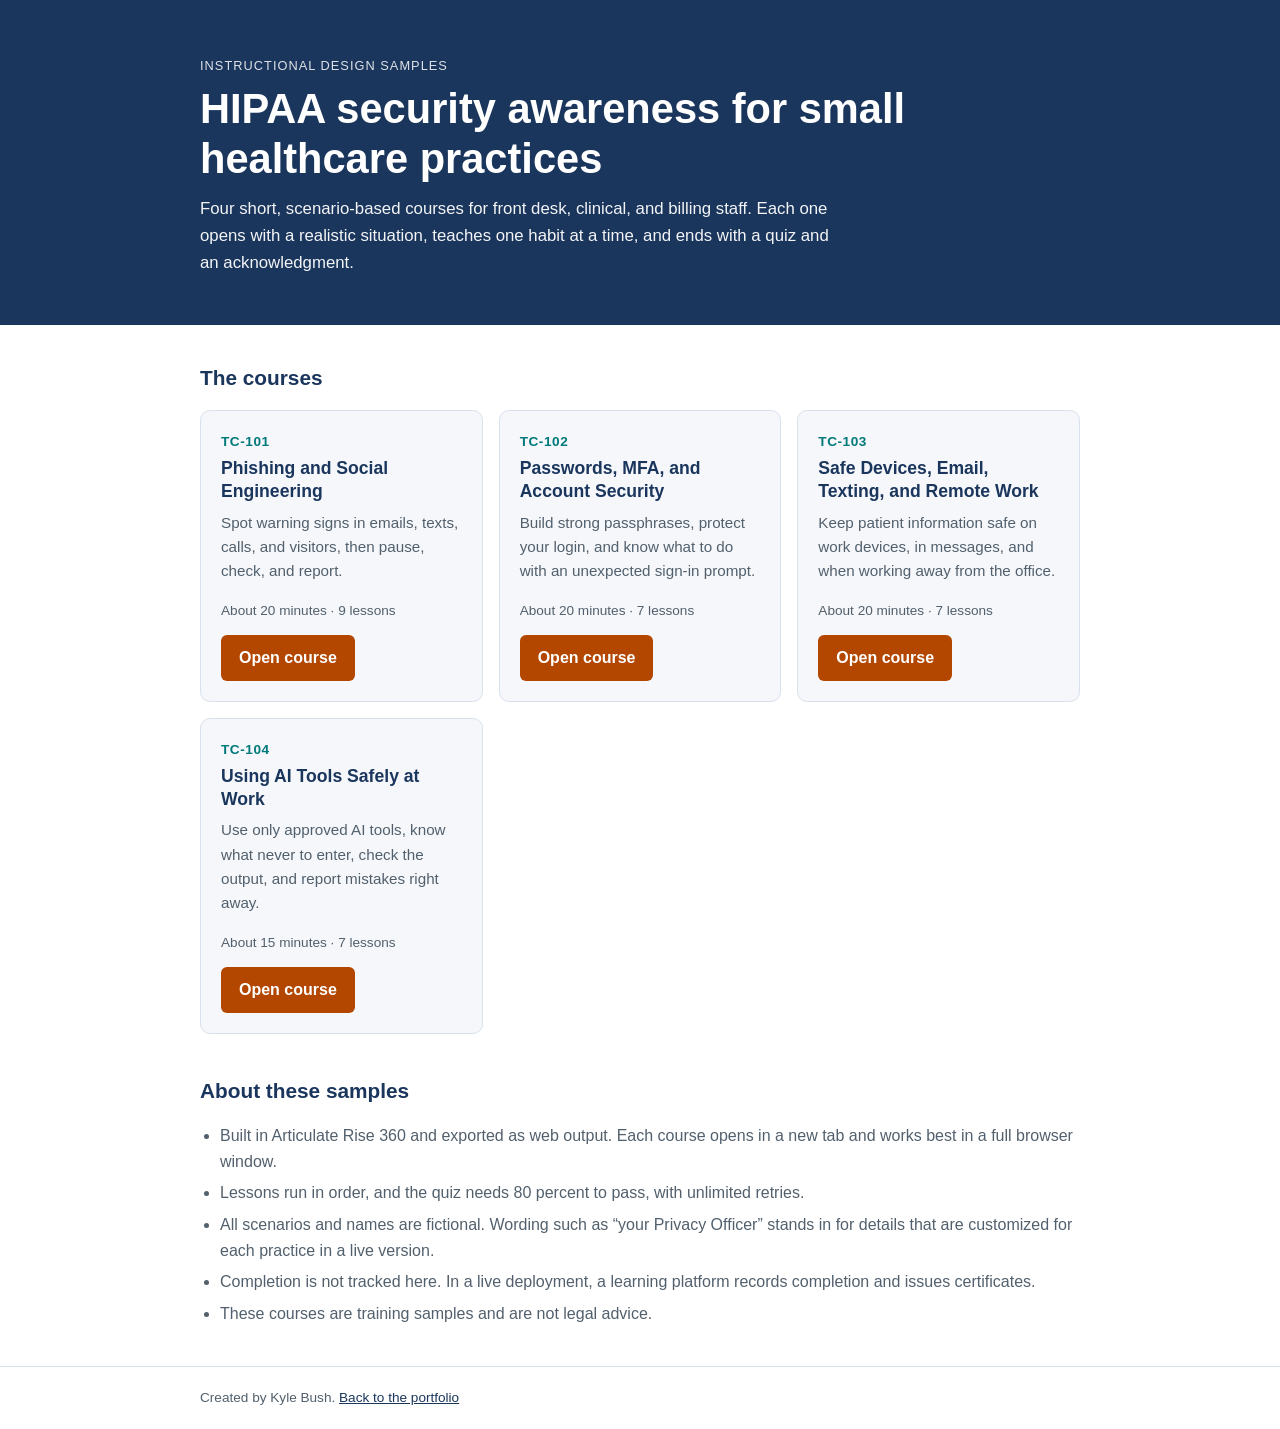
<file: index.html>
<!doctype html>
<html lang="en">
<head>
<meta charset="utf-8">
<meta name="viewport" content="width=device-width, initial-scale=1">
<title>Sample Training Courses | Kyle Bush</title>
<meta name="description" content="Four sample HIPAA security awareness courses for small healthcare practices, built in Articulate Rise 360 by Kyle Bush.">
<style>
  :root {
    --navy: #1B365D;
    --teal: #00797A;
    --accent: #B34700;
    --ink: #1f2933;
    --muted: #52606d;
    --line: #d9e2ec;
    --bg: #ffffff;
    --card: #f5f7fa;
  }
  * { box-sizing: border-box; }
  body {
    margin: 0;
    font-family: "Open Sans", -apple-system, "Segoe UI", Roboto, Helvetica, Arial, sans-serif;
    color: var(--ink);
    background: var(--bg);
    line-height: 1.6;
  }
  header.hero {
    background: var(--navy);
    color: #fff;
    padding: 56px 20px 48px;
  }
  .wrap { max-width: 880px; margin: 0 auto; }
  header.hero p.kicker { margin: 0 0 8px; letter-spacing: .08em; text-transform: uppercase; font-size: .8rem; opacity: .85; }
  header.hero h1 { margin: 0 0 12px; font-size: clamp(1.8rem, 4vw, 2.6rem); line-height: 1.2; }
  header.hero p.lede { margin: 0; max-width: 640px; font-size: 1.05rem; opacity: .95; }
  main { padding: 36px 20px 24px; }
  h2 { color: var(--navy); font-size: 1.3rem; margin: 0 0 16px; }
  .grid { display: grid; gap: 16px; grid-template-columns: repeat(auto-fit, minmax(260px, 1fr)); margin-bottom: 40px; }
  .card {
    background: var(--card);
    border: 1px solid var(--line);
    border-radius: 10px;
    padding: 20px;
    display: flex;
    flex-direction: column;
  }
  .card .code { color: var(--teal); font-weight: 700; font-size: .85rem; letter-spacing: .04em; }
  .card h3 { margin: 4px 0 8px; font-size: 1.1rem; color: var(--navy); line-height: 1.3; }
  .card p { margin: 0 0 16px; color: var(--muted); font-size: .95rem; flex: 1; }
  .card .meta { font-size: .85rem; color: var(--muted); margin-bottom: 14px; }
  .btn {
    display: inline-block;
    align-self: flex-start;
    background: var(--accent);
    color: #fff;
    text-decoration: none;
    font-weight: 600;
    padding: 10px 18px;
    border-radius: 6px;
  }
  .btn:hover, .btn:focus { background: #8f3900; }
  .btn:focus-visible { outline: 3px solid var(--teal); outline-offset: 2px; }
  ul.notes { padding-left: 20px; color: var(--muted); }
  ul.notes li { margin-bottom: 6px; }
  footer { border-top: 1px solid var(--line); padding: 20px; color: var(--muted); font-size: .85rem; }
  footer a { color: var(--navy); }
</style>
</head>
<body>
<header class="hero">
  <div class="wrap">
    <p class="kicker">Instructional design samples</p>
    <h1>HIPAA security awareness for small healthcare practices</h1>
    <p class="lede">Four short, scenario-based courses for front desk, clinical, and billing staff. Each one opens with a realistic situation, teaches one habit at a time, and ends with a quiz and an acknowledgment.</p>
  </div>
</header>

<main>
  <div class="wrap">
    <h2>The courses</h2>
    <div class="grid">

      <article class="card">
        <span class="code">TC-101</span>
        <h3>Phishing and Social Engineering</h3>
        <p>Spot warning signs in emails, texts, calls, and visitors, then pause, check, and report.</p>
        <div class="meta">About 20 minutes &middot; 9 lessons</div>
        <a class="btn" href="phishing/index.html" target="_blank" rel="noopener">Open course</a>
      </article>

      <article class="card">
        <span class="code">TC-102</span>
        <h3>Passwords, MFA, and Account Security</h3>
        <p>Build strong passphrases, protect your login, and know what to do with an unexpected sign-in prompt.</p>
        <div class="meta">About 20 minutes &middot; 7 lessons</div>
        <a class="btn" href="passwords-mfa/index.html" target="_blank" rel="noopener">Open course</a>
      </article>

      <article class="card">
        <span class="code">TC-103</span>
        <h3>Safe Devices, Email, Texting, and Remote Work</h3>
        <p>Keep patient information safe on work devices, in messages, and when working away from the office.</p>
        <div class="meta">About 20 minutes &middot; 7 lessons</div>
        <a class="btn" href="devices-email/index.html" target="_blank" rel="noopener">Open course</a>
      </article>

      <article class="card">
        <span class="code">TC-104</span>
        <h3>Using AI Tools Safely at Work</h3>
        <p>Use only approved AI tools, know what never to enter, check the output, and report mistakes right away.</p>
        <div class="meta">About 15 minutes &middot; 7 lessons</div>
        <a class="btn" href="ai-tools/index.html" target="_blank" rel="noopener">Open course</a>
      </article>

    </div>

    <h2>About these samples</h2>
    <ul class="notes">
      <li>Built in Articulate Rise 360 and exported as web output. Each course opens in a new tab and works best in a full browser window.</li>
      <li>Lessons run in order, and the quiz needs 80 percent to pass, with unlimited retries.</li>
      <li>All scenarios and names are fictional. Wording such as &ldquo;your Privacy Officer&rdquo; stands in for details that are customized for each practice in a live version.</li>
      <li>Completion is not tracked here. In a live deployment, a learning platform records completion and issues certificates.</li>
      <li>These courses are training samples and are not legal advice.</li>
    </ul>
  </div>
</main>

<footer>
  <div class="wrap">
    Created by Kyle Bush. <a href="https://kylebushwriting.com">Back to the portfolio</a>
  </div>
</footer>
</body>
</html>
</file>
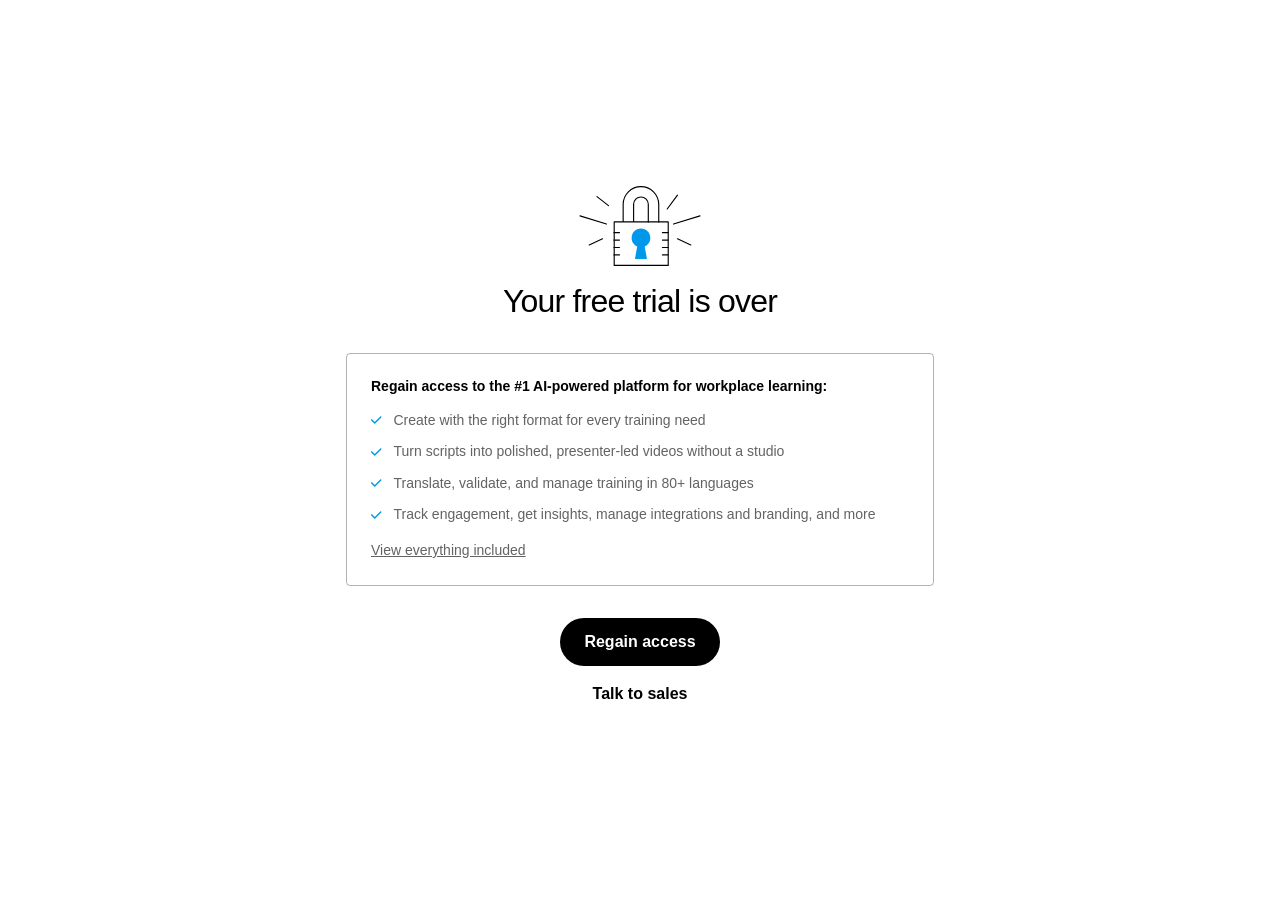
<file: ai-tools/index.html>
<!doctype html>
<!-- 
course package version: KkuZP8gg
rise_frontend sha: 1399124b5acfd4930d986ce9530bf1d4f2aae266
ai_scenario sha: 4edf67e46394c4b2b0d44596076334e168b19e84
learn_distribution_frontend sha: 13e2b483c7b03b9981a38bc3c17293f422986a0c
mondrian sha: 68273c72a941055cebb1089f8e6c4013a8809954
sandbox sha: 42753f3391b109fa3788c525c22880445ab48325
 -->
<html lang="en">
  <head>
    <meta charset="utf-8">
    <meta name="viewport" content="width=device-width,initial-scale=1">
    <title>Using AI Tools Safely at Work (Sample Course)</title>
    
    <script type="application/json" id="__CONFIG__">
      {"remoteManifest":{"ai_scenario":{".js":["ai-scenario/entry.js"]},"learn_distribution_frontend":{".js":["learn_dist/entry.js"]},"mondrian":{".js":["mondrian/entry.js"]}},"assetTargetPrefixes":{"media":"assets","font":"lib/fonts"},"loadOnlyInLms":false,"surface":"web-export"}
    </script>
    
    <script src="lib/dist/7137cfb8.js"></script>
  </head>
  <body>
    <div id="app"></div>
    
      <script src="lib/rise/89528ff7.js"></script>
    
  </body>
</html>
</file>
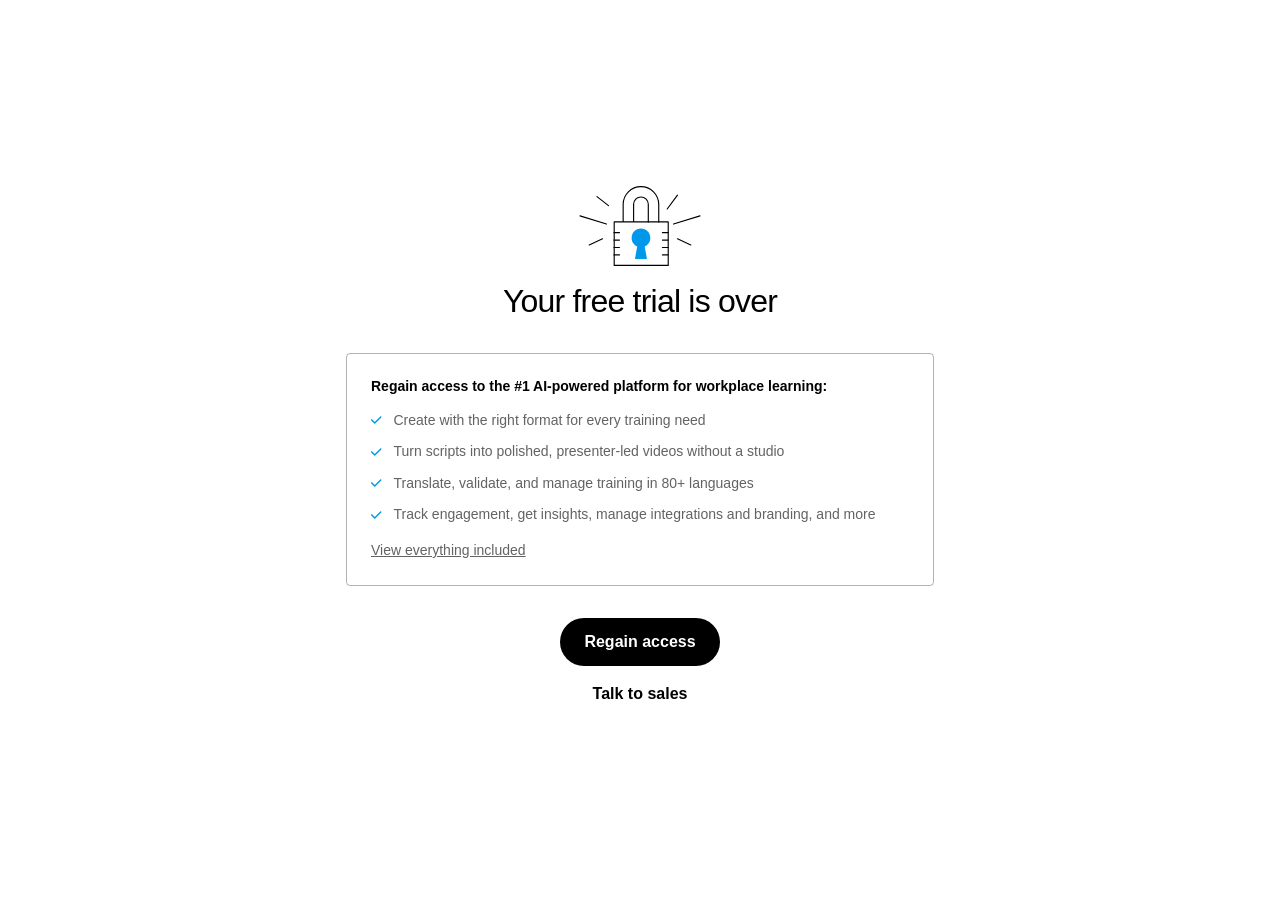
<file: devices-email/index.html>
<!doctype html>
<!-- 
course package version: z3f5UWxC
rise_frontend sha: 1399124b5acfd4930d986ce9530bf1d4f2aae266
ai_scenario sha: 4edf67e46394c4b2b0d44596076334e168b19e84
learn_distribution_frontend sha: 13e2b483c7b03b9981a38bc3c17293f422986a0c
mondrian sha: 68273c72a941055cebb1089f8e6c4013a8809954
sandbox sha: 42753f3391b109fa3788c525c22880445ab48325
 -->
<html lang="en">
  <head>
    <meta charset="utf-8">
    <meta name="viewport" content="width=device-width,initial-scale=1">
    <title>Safe Devices, Email, Texting, and Remote Work (Sample Course)</title>
    
    <script type="application/json" id="__CONFIG__">
      {"remoteManifest":{"ai_scenario":{".js":["ai-scenario/entry.js"]},"learn_distribution_frontend":{".js":["learn_dist/entry.js"]},"mondrian":{".js":["mondrian/entry.js"]}},"assetTargetPrefixes":{"media":"assets","font":"lib/fonts"},"loadOnlyInLms":false,"surface":"web-export"}
    </script>
    
    <script src="lib/dist/7137cfb8.js"></script>
  </head>
  <body>
    <div id="app"></div>
    
      <script src="lib/rise/89528ff7.js"></script>
    
  </body>
</html>
</file>
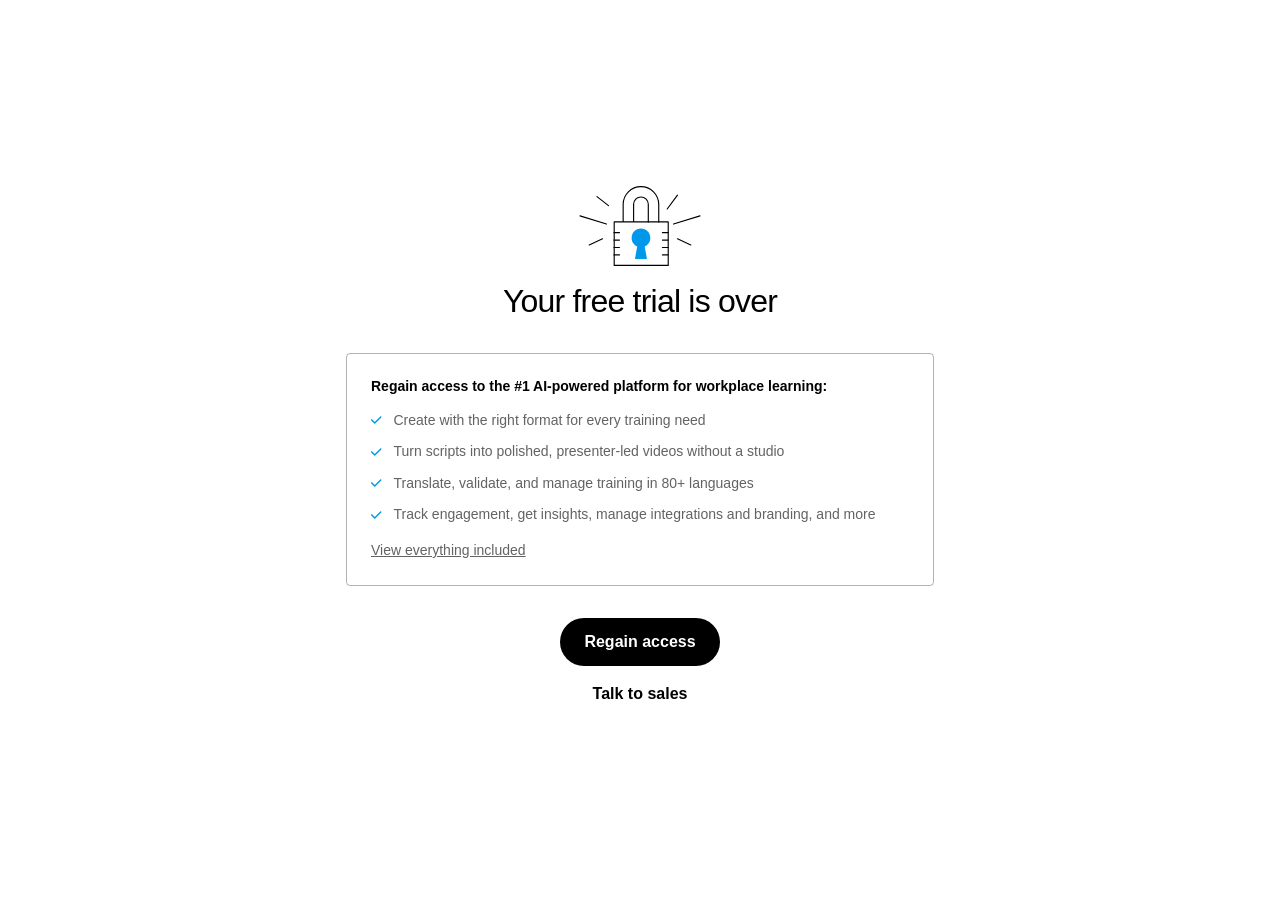
<file: passwords-mfa/index.html>
<!doctype html>
<!-- 
course package version: ZLM8SqRw
rise_frontend sha: 1399124b5acfd4930d986ce9530bf1d4f2aae266
ai_scenario sha: 4edf67e46394c4b2b0d44596076334e168b19e84
learn_distribution_frontend sha: 13e2b483c7b03b9981a38bc3c17293f422986a0c
mondrian sha: 68273c72a941055cebb1089f8e6c4013a8809954
sandbox sha: 42753f3391b109fa3788c525c22880445ab48325
 -->
<html lang="en">
  <head>
    <meta charset="utf-8">
    <meta name="viewport" content="width=device-width,initial-scale=1">
    <title>Passwords, MFA, and Account Security (Sample Course)</title>
    
    <script type="application/json" id="__CONFIG__">
      {"remoteManifest":{"ai_scenario":{".js":["ai-scenario/entry.js"]},"learn_distribution_frontend":{".js":["learn_dist/entry.js"]},"mondrian":{".js":["mondrian/entry.js"]}},"assetTargetPrefixes":{"media":"assets","font":"lib/fonts"},"loadOnlyInLms":false,"surface":"web-export"}
    </script>
    
    <script src="lib/dist/7137cfb8.js"></script>
  </head>
  <body>
    <div id="app"></div>
    
      <script src="lib/rise/89528ff7.js"></script>
    
  </body>
</html>
</file>
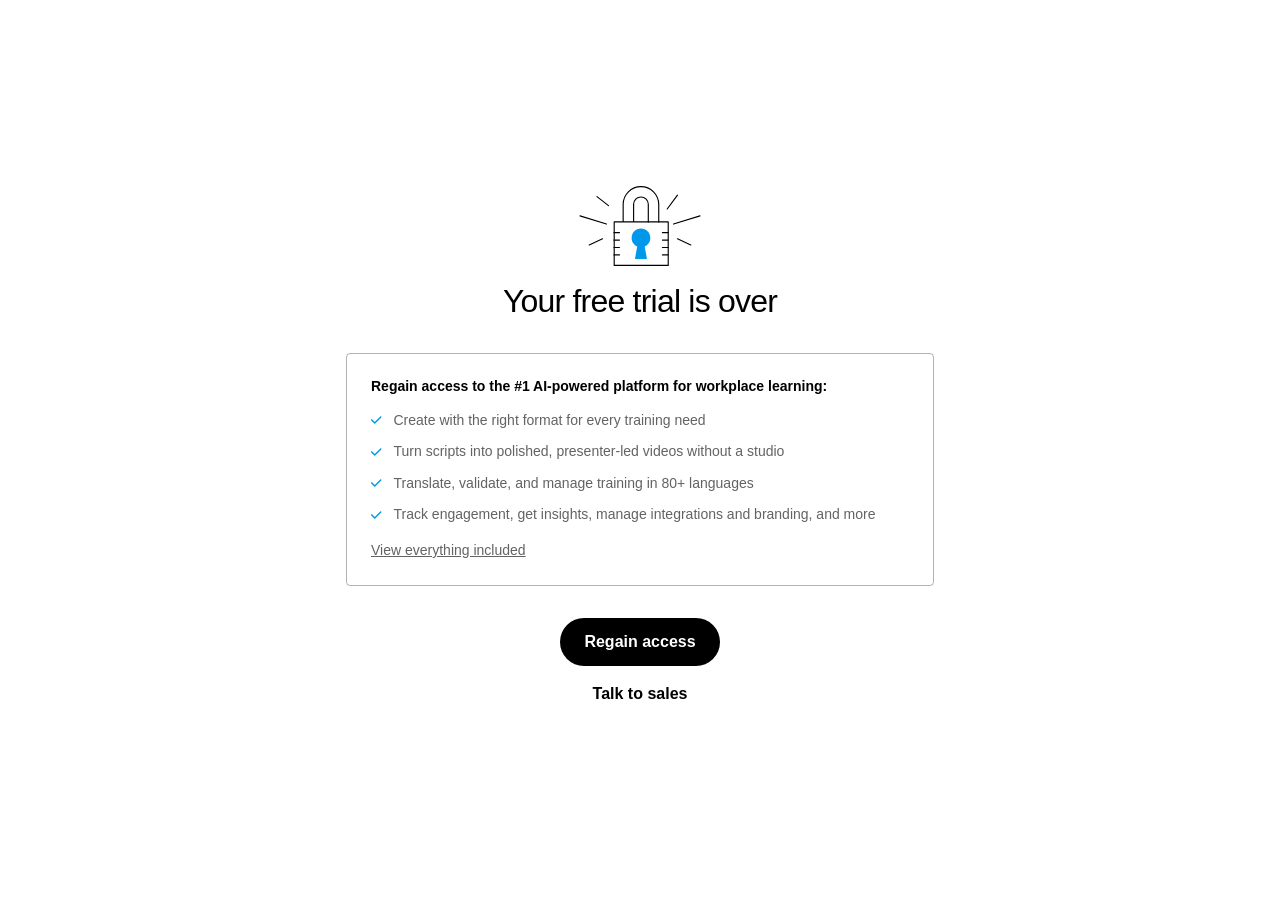
<file: phishing/index.html>
<!doctype html>
<!-- 
course package version: OIOogZKX
rise_frontend sha: 1399124b5acfd4930d986ce9530bf1d4f2aae266
ai_scenario sha: 4edf67e46394c4b2b0d44596076334e168b19e84
learn_distribution_frontend sha: 13e2b483c7b03b9981a38bc3c17293f422986a0c
mondrian sha: 68273c72a941055cebb1089f8e6c4013a8809954
sandbox sha: 42753f3391b109fa3788c525c22880445ab48325
 -->
<html lang="en">
  <head>
    <meta charset="utf-8">
    <meta name="viewport" content="width=device-width,initial-scale=1">
    <title>Phishing and Social Engineering (Sample Course)</title>
    
    <script type="application/json" id="__CONFIG__">
      {"remoteManifest":{"ai_scenario":{".js":["ai-scenario/entry.js"]},"learn_distribution_frontend":{".js":["learn_dist/entry.js"]},"mondrian":{".js":["mondrian/entry.js"]}},"assetTargetPrefixes":{"media":"assets","font":"lib/fonts"},"loadOnlyInLms":false,"surface":"web-export"}
    </script>
    
    <script src="lib/dist/7137cfb8.js"></script>
  </head>
  <body>
    <div id="app"></div>
    
      <script src="lib/rise/89528ff7.js"></script>
    
  </body>
</html>
</file>
